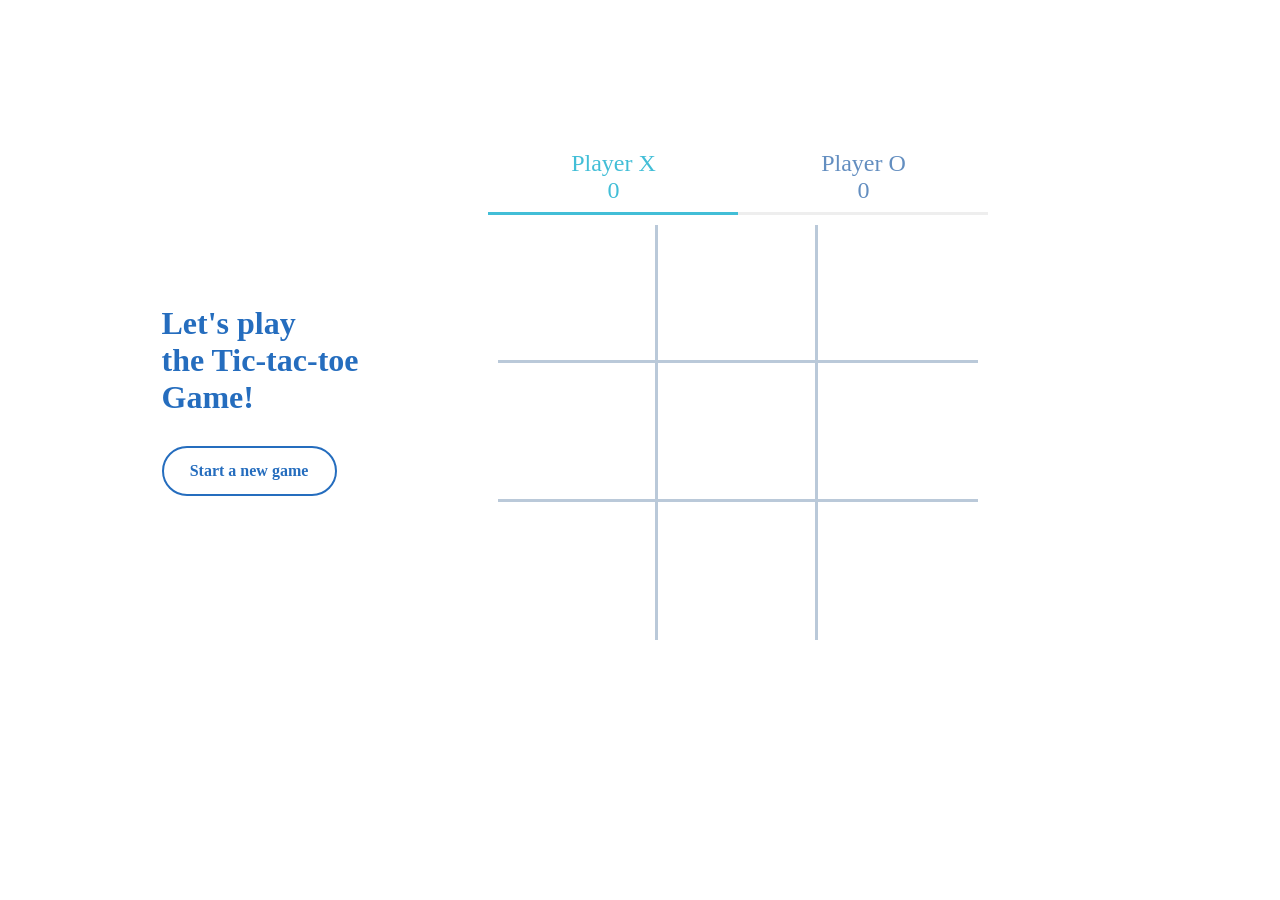
<file: docs/index.html>
<!DOCTYPE html>
<html lang="en">
  <head>
    <meta charset="UTF-8" />
    <meta http-equiv="X-UA-Compatible" content="IE=edge" />
    <meta name="viewport" content="width=device-width, initial-scale=1.0" />
    <link rel="stylesheet" href="style.css" />
    <title>Tick Tac Toe</title>
  </head>
  <body>
    <div class="wrapper">
      <div class="left">
        <h1>
          Let's play <br />
          the Tic-tac-toe <br />
          Game!
        </h1>
        <div class="restart" id="new">Start a new game</div>
      </div>
      <div class="right" id="jeux">
        <div class="game">
          <div class="head">
            <div class="player-X turnX">
              <span>Player X</span>
              <span class="counterX">0</span>
            </div>
            <div class="player-O">
              <span>Player O</span>
              <span class="counterO">0</span>
            </div>
          </div>

          <div class="table">
            <div class="board-tile gris" data-index="0"></div>
            <div class="board-tile gris" data-index="1"></div>
            <div class="board-tile gris" data-index="2"></div>
            <div class="board-tile gris" data-index="3"></div>
            <div class="board-tile gris" data-index="4"></div>
            <div class="board-tile gris" data-index="5"></div>
            <div class="board-tile gris" data-index="6"></div>
            <div class="board-tile gris" data-index="7"></div>
            <div class="board-tile gris" data-index="8"></div>
          </div>
        </div>
      </div>
    </div>
  </body>
  <script src="main.js"></script>
</html>
</file>
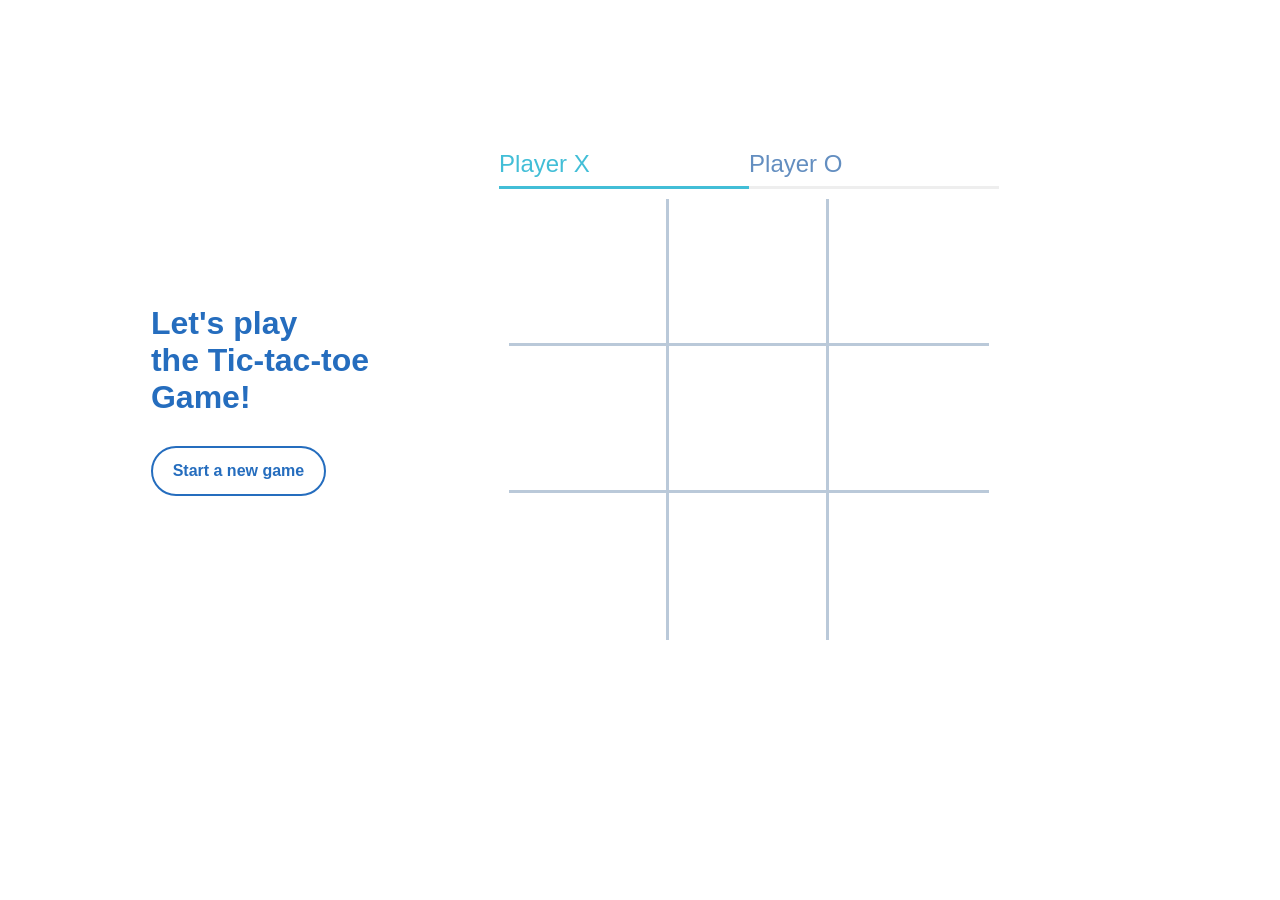
<file: game/index.html>
<!DOCTYPE html>
<html lang="en">
  <head>
    <meta charset="UTF-8" />
    <meta http-equiv="X-UA-Compatible" content="IE=edge" />
    <meta name="viewport" content="width=device-width, initial-scale=1.0" />
    <link rel="stylesheet" href="style.css" />
    <title>Tick Tac Toe</title>
  </head>
  <body>
    <div class="wrapper">
      <div class="left">
        <h1>
          Let's play <br />
          the Tic-tac-toe <br />
          Game!
        </h1>
        <div class="restart" id="new">Start a new game</div>
      </div>
      <div class="right" id="jeux">
        <div class="game">
          <div class="head">
            <div class="player-X turnX">
              <span>Player X</span>
            </div>
            <div class="player-O">
              <span>Player O</span>
            </div>
          </div>

          <div class="table">
            <div class="board-tile" data-index="0"></div>
            <div class="board-tile" data-index="1"></div>
            <div class="board-tile" data-index="2"></div>
            <div class="board-tile" data-index="3"></div>
            <div class="board-tile" data-index="4"></div>
            <div class="board-tile" data-index="5"></div>
            <div class="board-tile" data-index="6"></div>
            <div class="board-tile" data-index="7"></div>
            <div class="board-tile" data-index="8"></div>
          </div>
        </div>
      </div>
    </div>
  </body>
  <script src="main.js"></script>
</html>
</file>
<file: docs/style.css>
* {
  box-sizing: border-box;
  margin: 0;
}

body {
  font-family: "Nicla Font";
  color: #256dbe;
}
h1 {
  max-width: 500px;
  font: size 70px;
  font-weight: bold;
}

.wrapper {
  max-width: 1440px;
  height: 800px;
  display: flex;
  align-items: center;
  justify-content: center;
  margin: 0 auto;
}

.restart {
  width: 175px;
  height: 50px;
  display: flex;
  justify-content: center;
  align-items: center;
  border-radius: 50px;
  border: 2px solid #256dbe;
  transition: all 0.2s ease;
  cursor: pointer;
  font-weight: bold;
  margin-top: 30px;
}

.restart:hover {
  background-color: #256dbe;
  color: white;
  cursor: pointer;
}

.head {
  display: flex;
  color: #638ec0;
  font-size: 24px;
}

.head .player-O {
  flex: 1;
  border-bottom: 3px solid #eee;
  padding-bottom: 8px;
}

.head .player-X {
  flex: 1;
  border-bottom: 3px solid #eee;
  padding-bottom: 8px;
}

.game {
  font-family: "Haisley Mind Font";
  width: 500px;
  height: 500px;
  display: flex;
  flex-direction: column;
  font-size: 24px;
  margin-left: 50px;
}

.table {
  display: grid;
  grid-template-columns: repeat(3, 1fr);
  grid-template-rows: repeat(3, 1fr);
  grid-gap: 0px;
  flex-grow: 1;
  padding: 10px;
}

.board-tile {
  display: flex;
  justify-content: center;
  align-items: center;
  font-size: 80px;
  background-color: white;
  flex-grow: 1;
  cursor: pointer;
}

.board-tile:not(:nth-child(3n)) {
  border-right: 3px solid rgba(137, 163, 189, 0.58);
}

.board-tile:first-child {
  border-top-left-radius: 15%;
}
.board-tile:nth-child(3) {
  border-top-right-radius: 15%;
}
.board-tile:nth-child(9) {
  border-bottom-right-radius: 15%;
}
.board-tile:nth-child(7) {
  border-bottom-left-radius: 15%;
}

.board-tile:not(:nth-last-child(-n + 3)) {
  border-bottom: 3px solid rgba(137, 163, 189, 0.58);
}

#jeux {
  margin-right: 50px;
  display: flex;
  font-size: 3rem;
  justify-content: center;
  align-items: center;
  padding: 80px;
}

.win {
  transition: all 2s ease;
  background-color: rgb(169, 241, 214);
}

.player-X.turnX {
  border-bottom: 3px solid #42bed7;
  color: #42bed7;
}

.player-O.turnO {
  border-bottom: 3px solid #d7b;
  color: #d7b;
}

.X {
  color: #54defa;
}

.O {
  color: rgb(241, 53, 216);
}

.player-O > span {
  font-family: "cascadia code";
  display: flex;
  justify-content: center;
  align-items: center;
}

.player-X > span {
  font-family: "cascadia code";
  display: flex;
  justify-content: center;
  align-items: center;
}

.gris:hover {
  background-color: #eee;
}
</file>
<file: game/style.css>
* {
  box-sizing: border-box;
  margin: 0;
}

body {
  font-family: "Merriweather sans", sans-serif;
  color: #256dbe;
}
h1 {
  font: size 70px;
  font-weight: bold;
}

.wrapper {
  max-width: 1440px;
  height: 800px;
  display: flex;
  align-items: center;
  justify-content: center;
  margin: 0 auto;
}

.restart {
  width: 175px;
  height: 50px;
  display: flex;
  justify-content: center;
  align-items: center;
  border-radius: 50px;
  border: 2px solid #256dbe;
  transition: all 0.2s ease;
  cursor: pointer;
  font-weight: bold;
  margin-top: 30px;
}

.restart:hover {
  background-color: #256dbe;
  color: white;
  cursor: pointer;
}

.head {
  display: flex;
  color: #638ec0;
  font-size: 24px;
}

.head .player-O {
  flex: 1;
  border-bottom: 3px solid #eee;
  padding-bottom: 8px;
}

.head .player-X {
  flex: 1;
  border-bottom: 3px solid #eee;
  padding-bottom: 8px;
}

.game {
  width: 500px;
  height: 500px;
  display: flex;
  flex-direction: column;
  font-size: 24px;
  margin-left: 50px;
}

.table {
  display: grid;
  grid-template-columns: repeat(3, 1fr);
  grid-template-rows: repeat(3, 1fr);
  grid-gap: 0px;
  flex-grow: 1;
  padding: 10px;
}

.board-tile {
  display: flex;
  justify-content: center;
  align-items: center;
  font-size: 80px;
  background-color: white;
  flex-grow: 1;
  cursor: pointer;
}

.board-tile:not(:nth-child(3n)) {
  border-right: 3px solid rgba(137, 163, 189, 0.58);
}

.board-tile:not(:nth-last-child(-n + 3)) {
  border-bottom: 3px solid rgba(137, 163, 189, 0.58);
}

.board-tile:hover {
  background-color: #eee;
}

#jeux {
  margin-right: 50px;
  display: flex;
  font-size: 3rem;
  justify-content: center;
  align-items: center;
  padding: 80px;
}

.win {
  transition: all 2s ease;
  background-color: rgb(169, 241, 214);
}

.player-X.turnX {
  border-bottom: 3px solid #42bed7;
  color: #42bed7;
}

.player-O.turnO {
  border-bottom: 3px solid #d7b;
  color: #d7b;
}

.X {
  color: #54defa;
}

.O {
  color: rgb(241, 53, 216);
}
</file>
